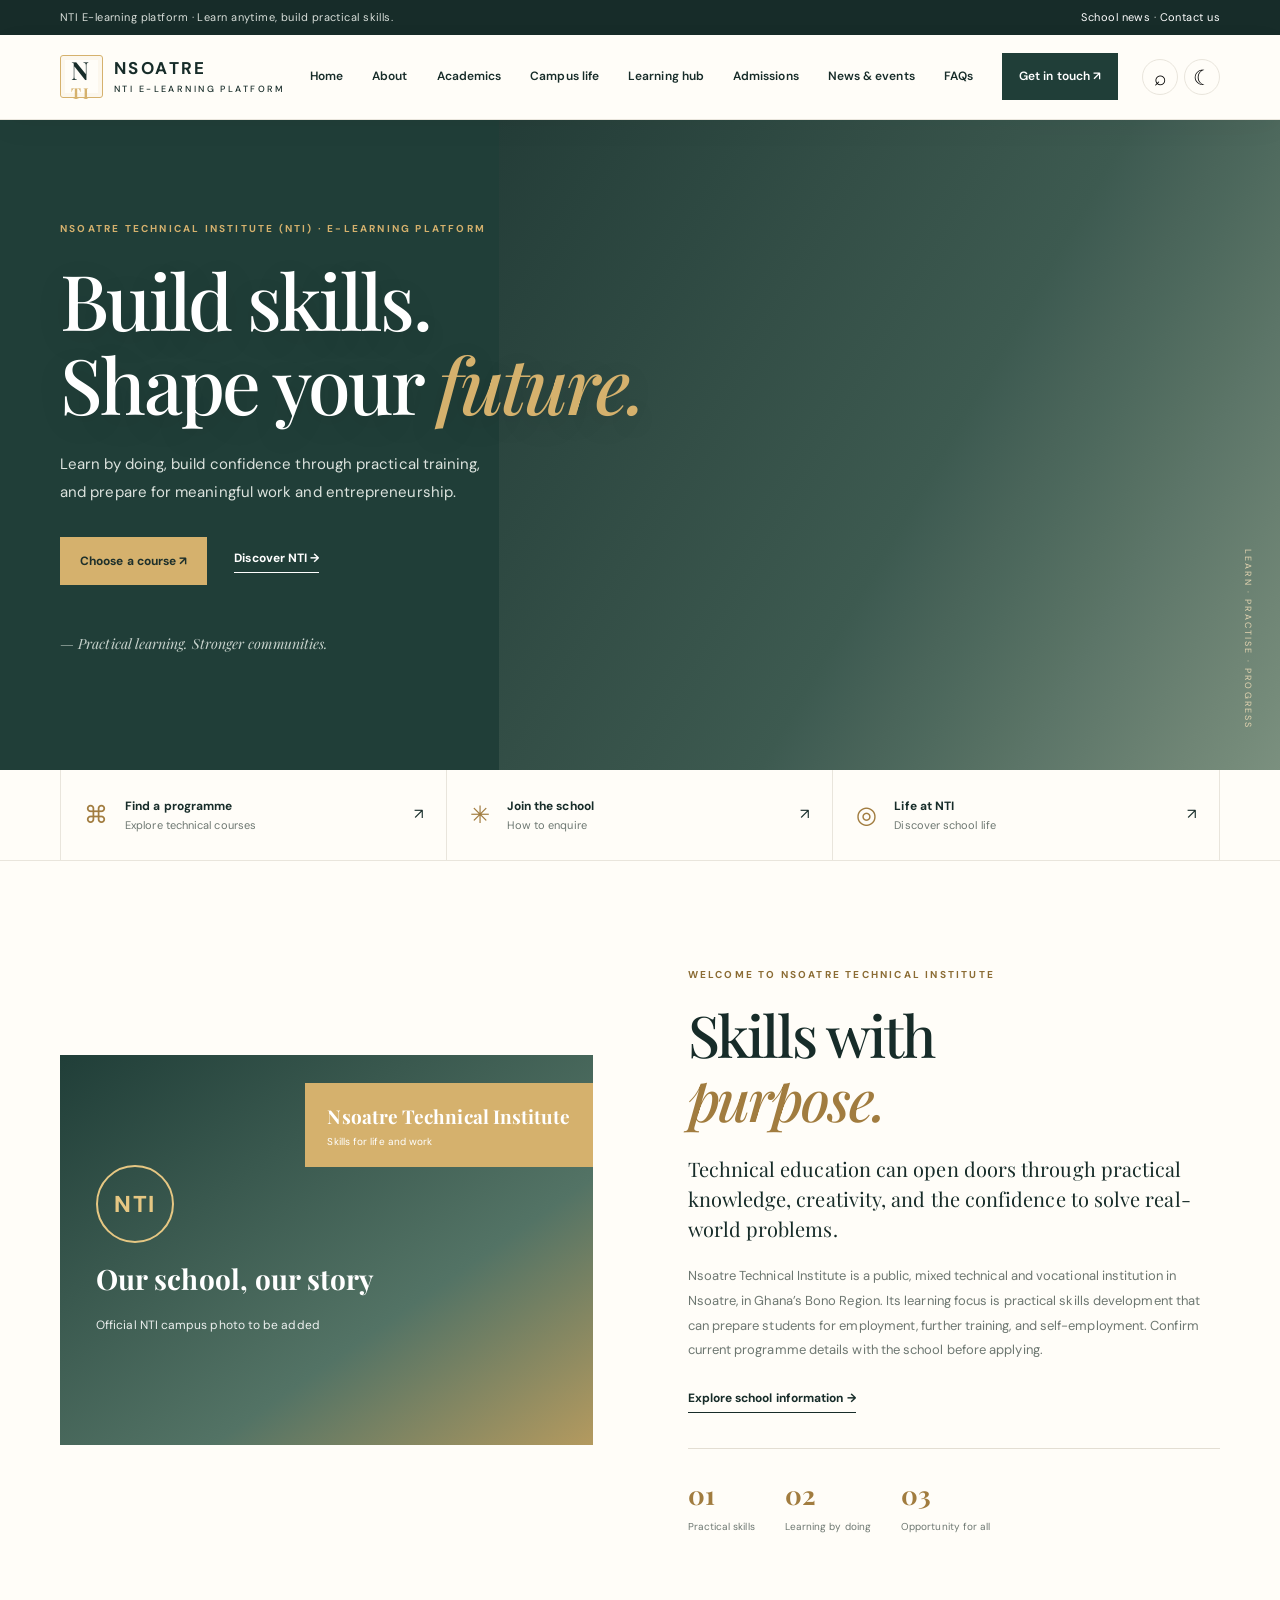
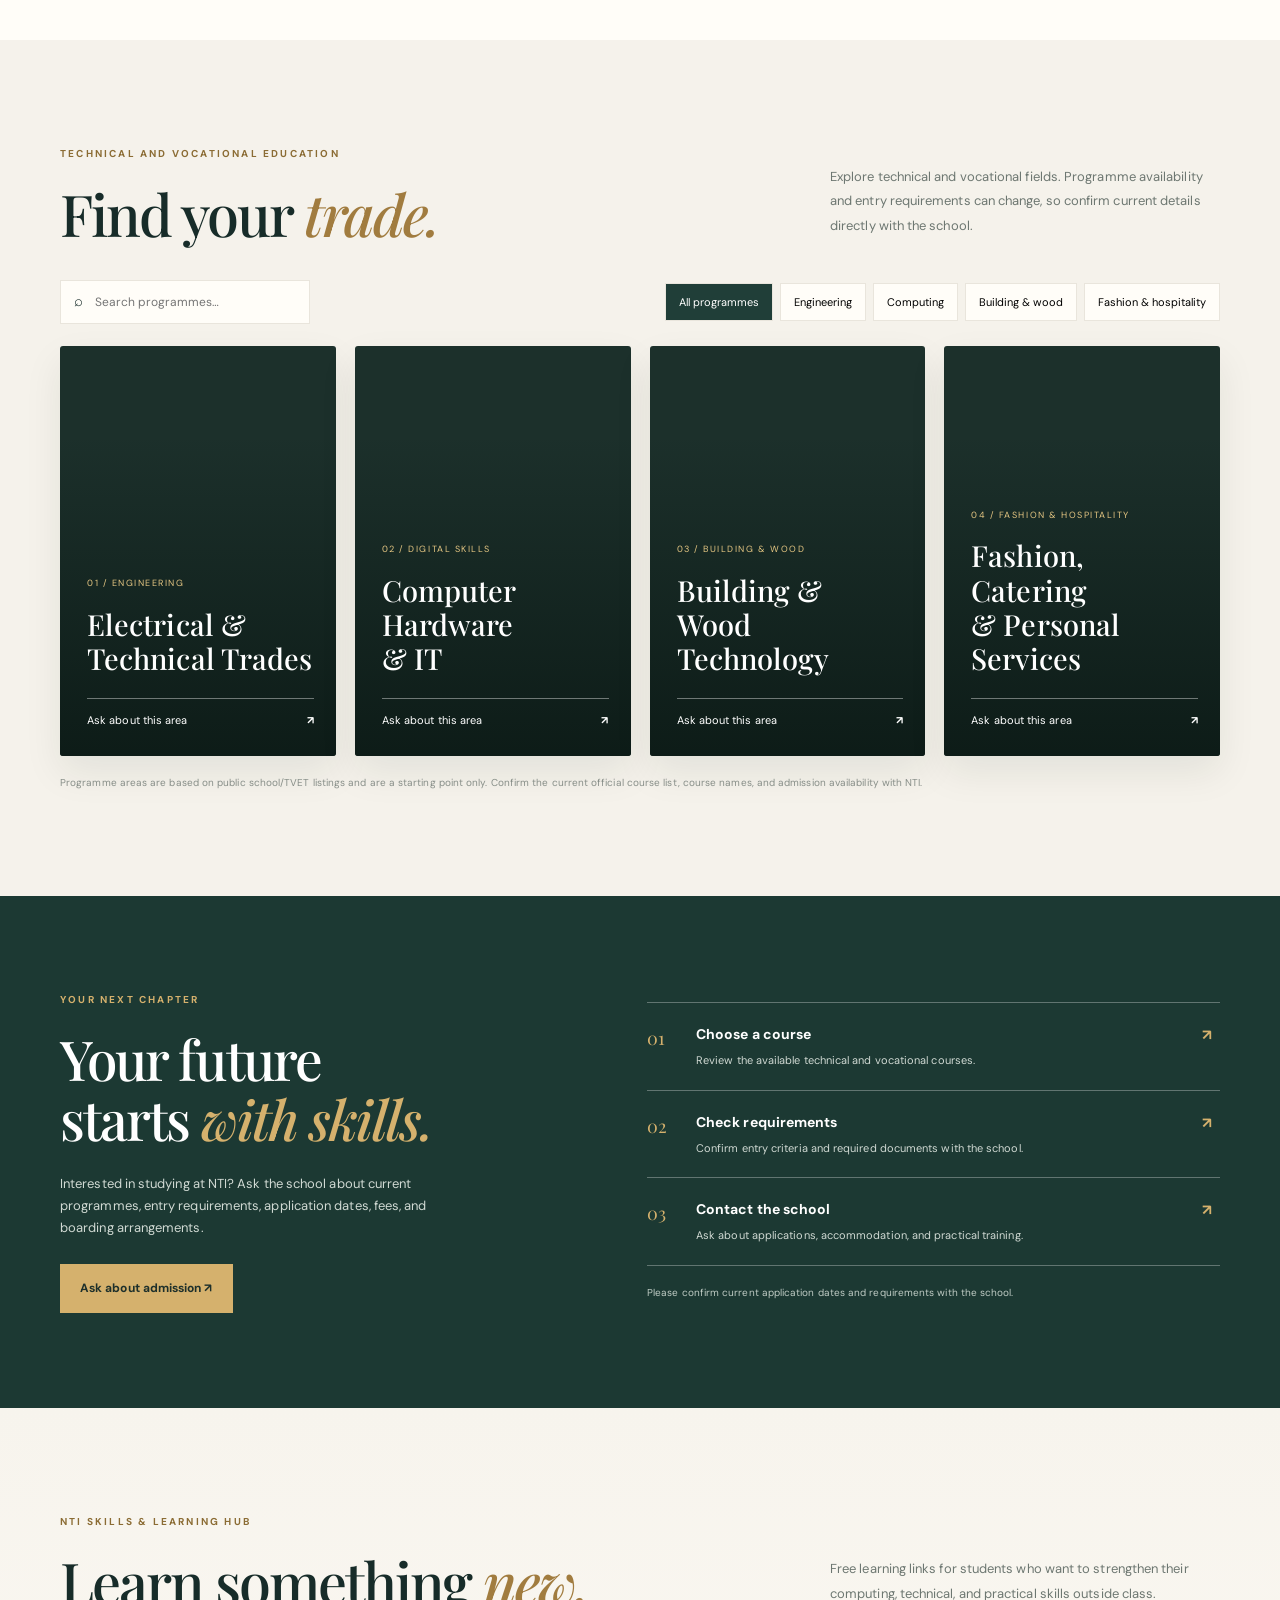
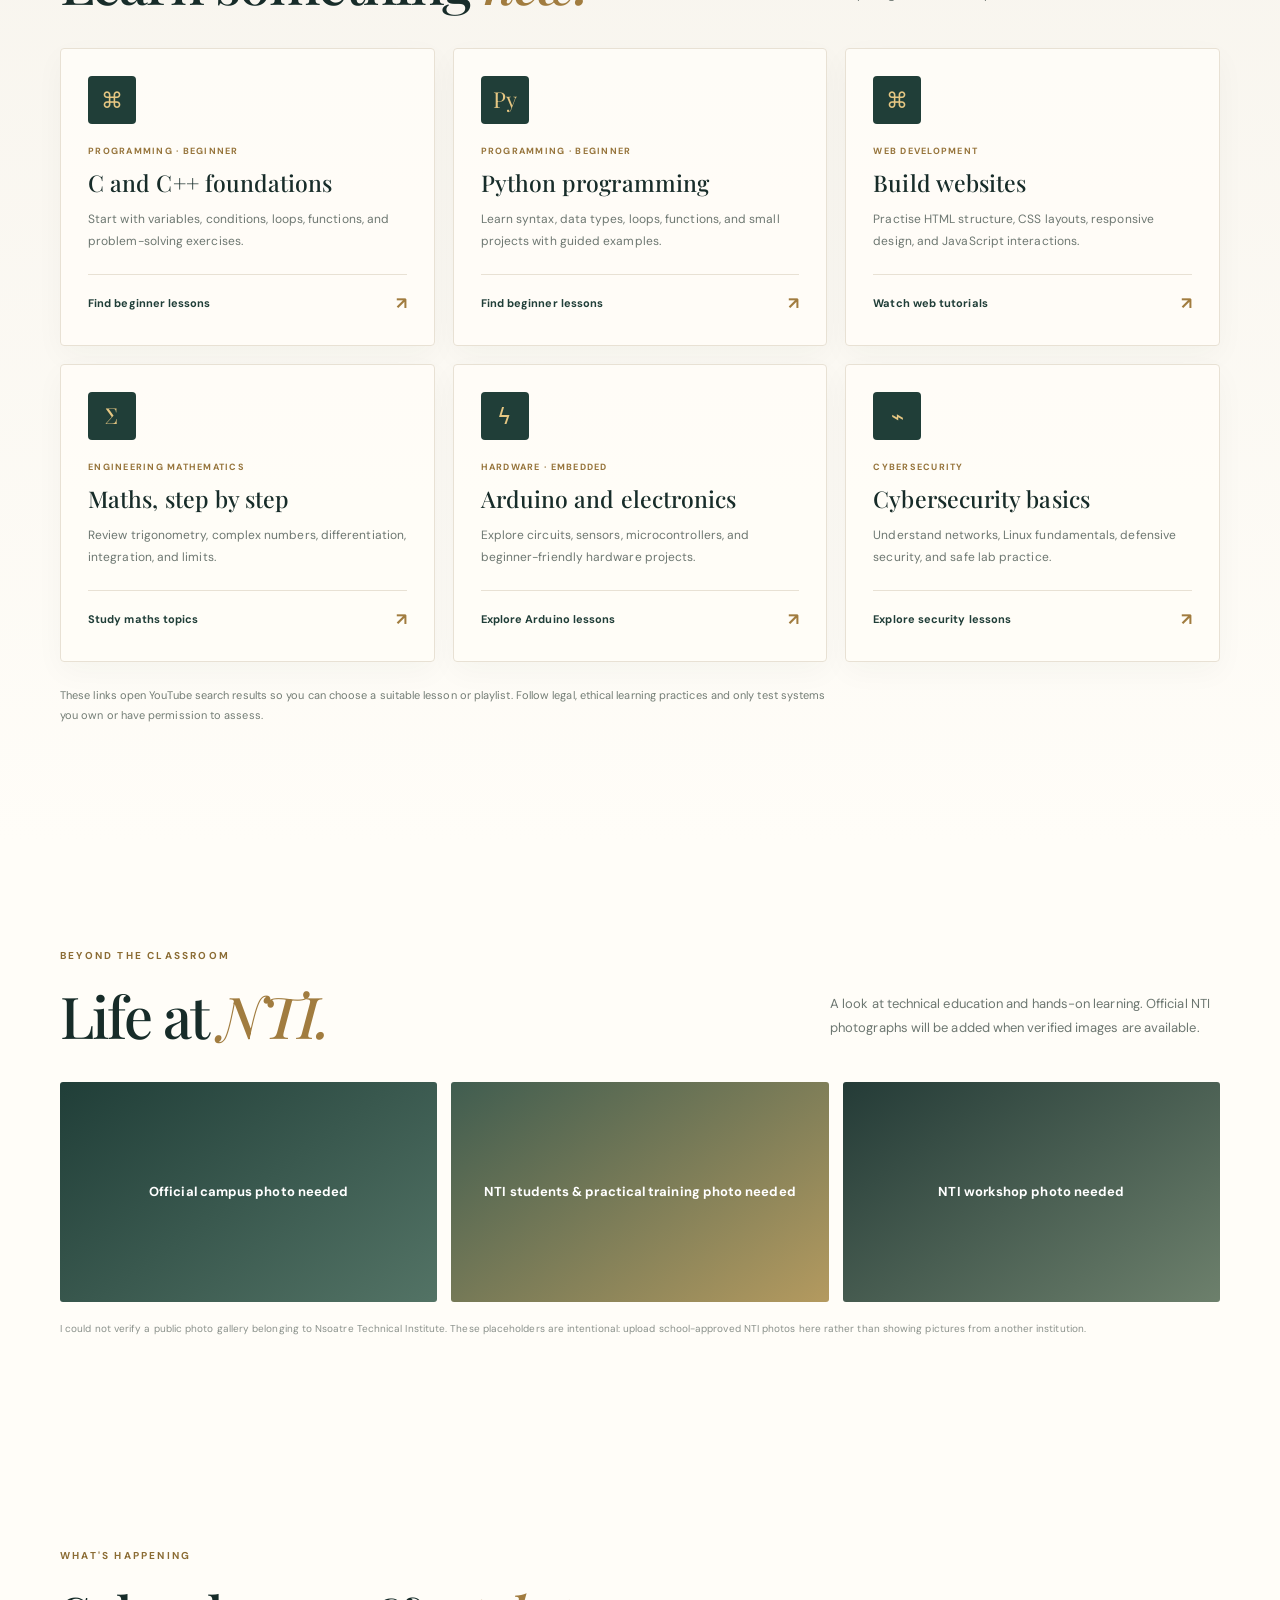
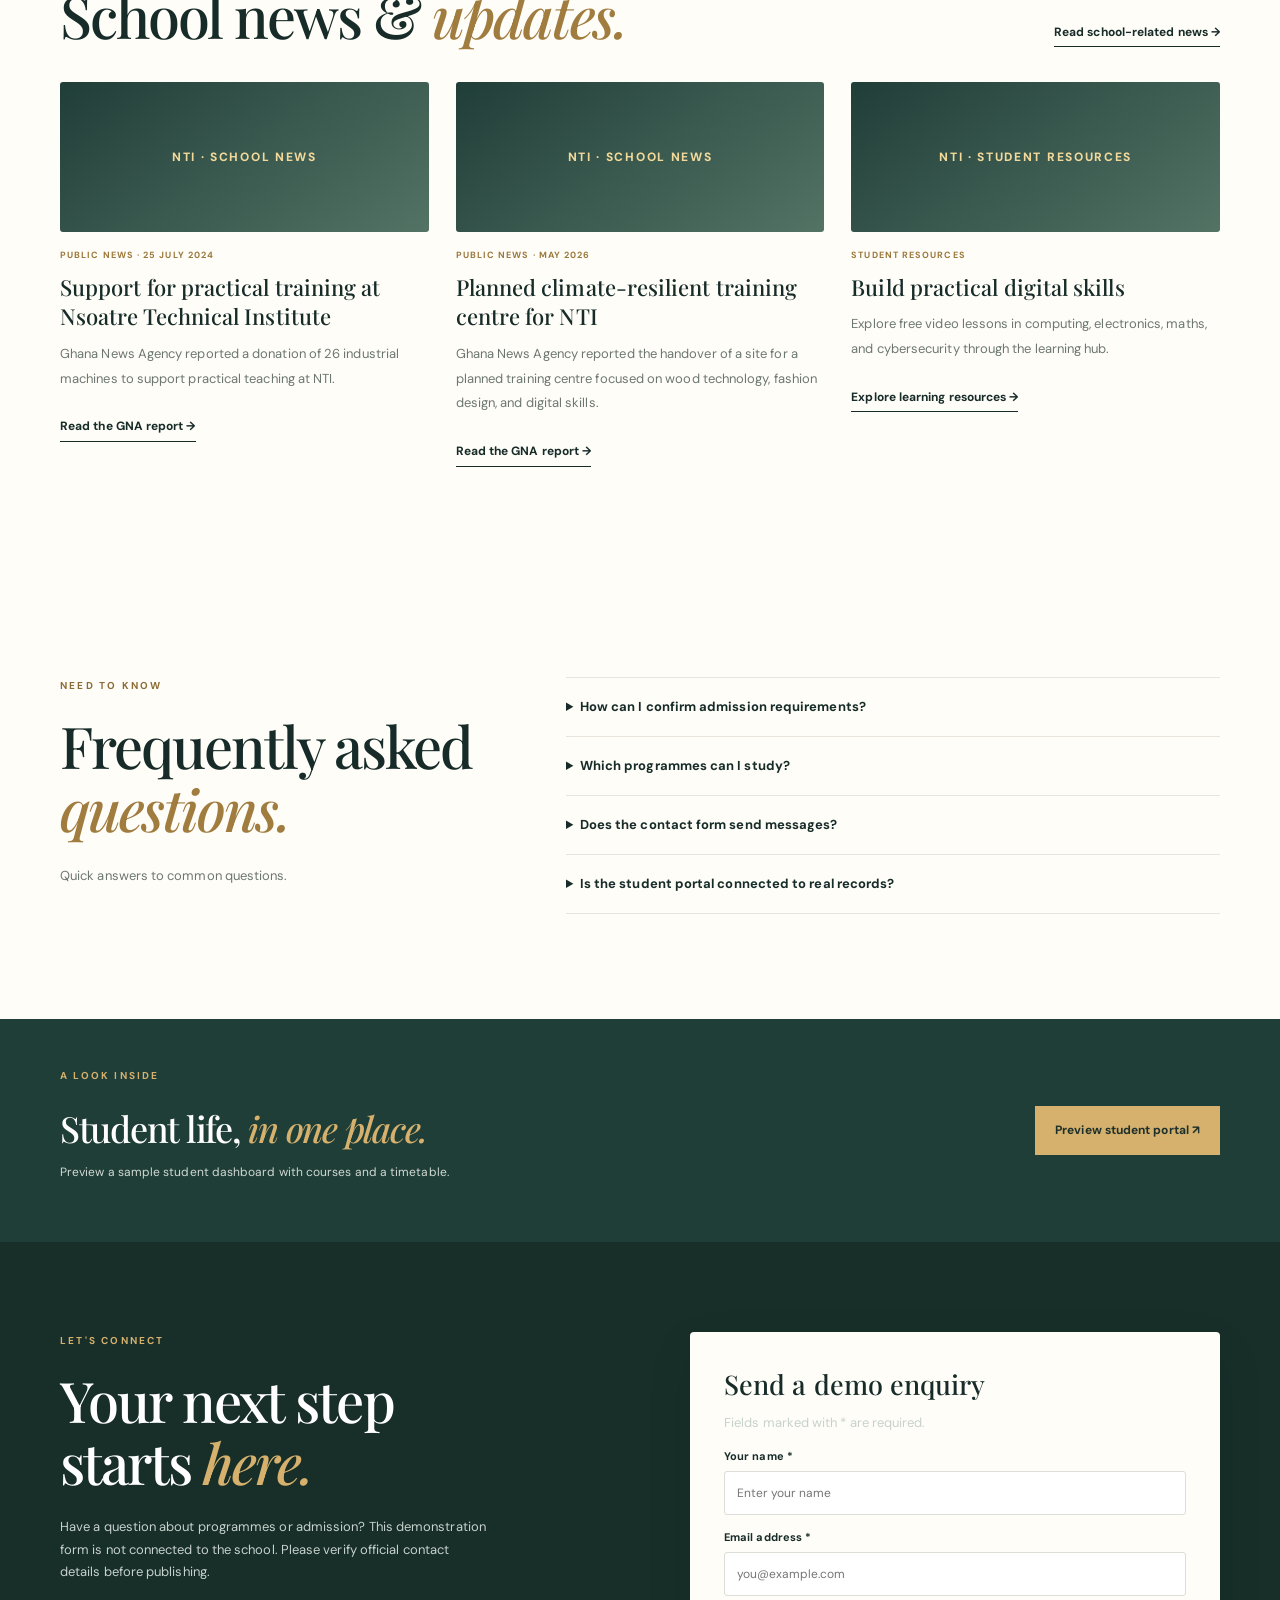
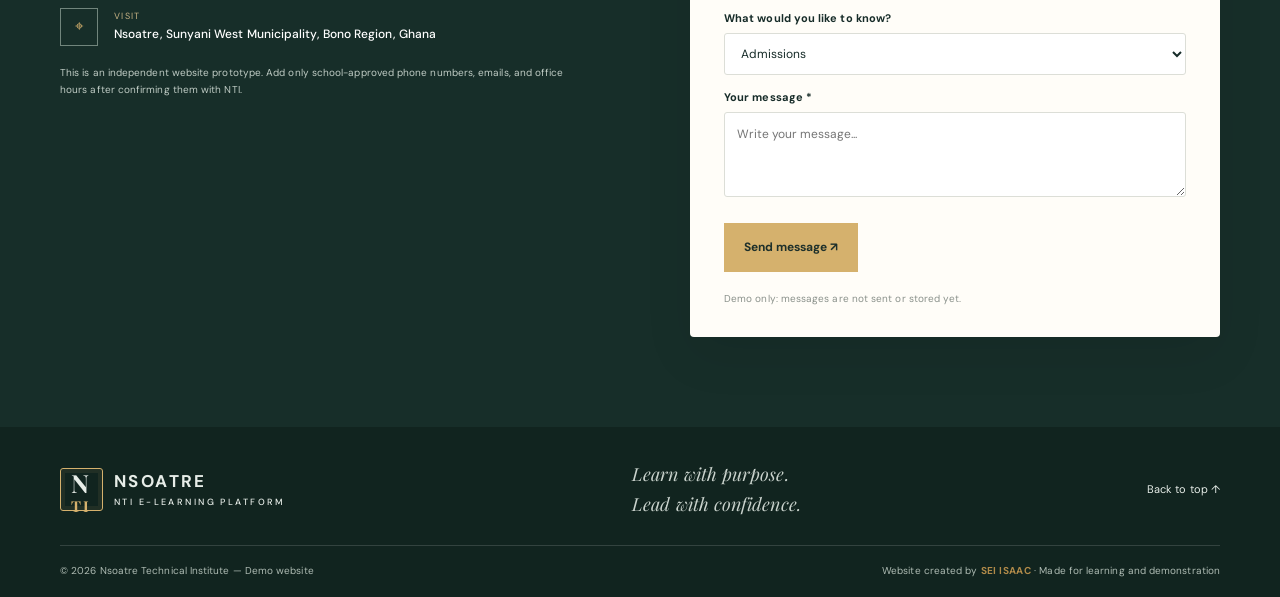
<file: index.html>
<!doctype html>
<html lang="en">
<head>
<meta charset="utf-8"><meta name="viewport" content="width=device-width,initial-scale=1">
<meta name="description" content="Nsoatre Technical Institute (NTI) E-learning Platform in Ghana. Find online learning resources, student study materials, technical and vocational education information, computing tutorials, electronics, mathematics, and skills training.">
<meta name="robots" content="index, follow">
<link rel="canonical" href="https://summit-university-website-le1f.vercel.app/">
<meta property="og:type" content="website">
<meta property="og:title" content="Nsoatre Technical Institute (NTI) - E-learning Platform">
<meta property="og:description" content="Visit the Nsoatre Technical Institute (NTI) E-learning Platform for student learning resources, technical and vocational education information, computing tutorials, electronics, mathematics, and practical skills development in Ghana.">
<meta property="og:url" content="https://summit-university-website-le1f.vercel.app/">
<script type="application/ld+json">
{
  "@context": "https://schema.org",
  "@type": "WebSite",
  "name": "Nsoatre Technical Institute (NTI) - E-learning Platform",
  "alternateName": "NTI E-learning Platform",
  "url": "https://summit-university-website-le1f.vercel.app/"
}
</script>
<title>Nsoatre Technical Institute (NTI) - E-learning Platform</title>
<link rel="preconnect" href="https://fonts.googleapis.com"><link rel="preconnect" href="https://fonts.gstatic.com" crossorigin>
<link href="https://fonts.googleapis.com/css2?family=DM+Sans:wght@400;500;600;700&family=Playfair+Display:ital,wght@0,500;0,600;1,500;1,600&display=swap" rel="stylesheet">
<meta name="theme-color" content="#203e38"><link rel="stylesheet" href="styles.css"><script src="script.js" defer></script>
</head>
<body><a class="skip-link" href="#main">Skip to content</a>
<div class="topline"><div class="wrap topinner"><span>NTI E-learning platform · Learn anytime, build practical skills.</span><span><a href="#news">School news</a> · <a href="#contact">Contact us</a></span></div></div>
<header class="header"><div class="wrap navrow"><a class="brand" href="#home"><span class="crest">N<span>TI</span></span><span>NSOATRE<small>NTI E-LEARNING PLATFORM</small></span></a><button class="menu" aria-label="Open navigation" aria-expanded="false">☰</button><nav id="nav" aria-label="Main navigation"><a href="#home">Home</a><a href="#about">About</a><a href="#academics">Academics</a><a href="#campus">Campus life</a><a href="#learning">Learning hub</a><a href="#admissions">Admissions</a><a href="#news">News & events</a><a href="#faq">FAQs</a><a class="apply" href="#contact">Get in touch ↗</a></nav><div class="header-tools"><button class="icon-button" id="search-toggle" aria-label="Search this website" title="Search">⌕</button><button class="icon-button" id="theme-toggle" aria-label="Toggle dark mode" title="Toggle light/dark mode">☾</button></div></div></header>
<main id="main">
<section class="hero" id="home"><div class="hero-photo"></div><div class="wrap hero-content"><p class="eyebrow">NSOATRE TECHNICAL INSTITUTE (NTI) · E-LEARNING PLATFORM</p><h1>Build skills.<br>Shape your <em>future.</em></h1><p class="hero-text">Learn by doing, build confidence through practical training, and prepare for meaningful work and entrepreneurship.</p><div class="actions"><a class="button gold" href="#academics">Choose a course ↗</a><a class="underlink" href="#about">Discover NTI →</a></div><p class="hero-foot">— Practical learning. Stronger communities.</p></div><span class="vertical">LEARN · PRACTISE · PROGRESS</span></section>
<section class="quick"><div class="wrap quickgrid"><a href="#academics"><span>⌘</span><div><b>Find a programme</b><small>Explore technical courses</small></div><i>↗</i></a><a href="#admissions"><span>✳</span><div><b>Join the school</b><small>How to enquire</small></div><i>↗</i></a><a href="#about"><span>◎</span><div><b>Life at NTI</b><small>Discover school life</small></div><i>↗</i></a></div></section>
<section class="section" id="about"><div class="wrap about"><div class="aboutpic ntiphoto-placeholder" role="img" aria-label="Official Nsoatre Technical Institute photo to be added"><span class="placeholder-mark">NTI</span><strong>Our school, our story</strong><small>Official NTI campus photo to be added</small><div class="floatcard"><b>Nsoatre Technical Institute</b><small>Skills for life and work</small></div></div><div><p class="eyebrow dark">WELCOME TO NSOATRE TECHNICAL INSTITUTE</p><h2>Skills with<br><em>purpose.</em></h2><p class="lead">Technical education can open doors through practical knowledge, creativity, and the confidence to solve real-world problems.</p><p class="muted">Nsoatre Technical Institute is a public, mixed technical and vocational institution in Nsoatre, in Ghana’s Bono Region. Its learning focus is practical skills development that can prepare students for employment, further training, and self-employment. Confirm current programme details with the school before applying.</p><a class="underlink darklink" href="#contact">Explore school information →</a><div class="stats"><div><b>01</b><small>Practical skills</small></div><div><b>02</b><small>Learning by doing</small></div><div><b>03</b><small>Opportunity for all</small></div></div></div></div></section>
<section class="section academics" id="academics"><div class="wrap"><div class="sectionhead"><div><p class="eyebrow dark">TECHNICAL AND VOCATIONAL EDUCATION</p><h2>Find your <em>trade.</em></h2></div><p class="muted">Explore technical and vocational fields. Programme availability and entry requirements can change, so confirm current details directly with the school.</p></div><div class="program-controls"><label class="search-field">⌕ <input id="program-search" type="search" placeholder="Search programmes…" aria-label="Search programmes"></label><div class="filter-buttons"><button class="filter active" data-filter="all" aria-pressed="true">All programmes</button><button class="filter" data-filter="engineering" aria-pressed="false">Engineering</button><button class="filter" data-filter="digital" aria-pressed="false">Computing</button><button class="filter" data-filter="building" aria-pressed="false">Building & wood</button><button class="filter" data-filter="fashion" aria-pressed="false">Fashion & hospitality</button></div></div><div class="programs" id="program-list"><article class="program" data-category="engineering" data-search="electrical installation electrical engineering motor vehicle automotive plumbing gas fitting"><div class="shade"></div><div class="programtext"><small>01 / ENGINEERING</small><h3>Electrical &<br>Technical Trades</h3><a href="#contact">Ask about this area <b>↗</b></a></div></article><article class="program" data-category="digital" data-search="computer hardware technology information technology computer hardware software networking"><div class="shade"></div><div class="programtext"><small>02 / DIGITAL SKILLS</small><h3>Computer Hardware<br>& IT</h3><a href="#contact">Ask about this area <b>↗</b></a></div></article><article class="program" data-category="building" data-search="wood technology wood construction building construction plumbing gas fitting"><div class="shade"></div><div class="programtext"><small>03 / BUILDING & WOOD</small><h3>Building &<br>Wood Technology</h3><a href="#contact">Ask about this area <b>↗</b></a></div></article><article class="program" data-category="fashion" data-search="fashion design garment making catering hospitality hairdressing cosmetology beauty therapy"><div class="shade"></div><div class="programtext"><small>04 / FASHION & HOSPITALITY</small><h3>Fashion, Catering<br>& Personal Services</h3><a href="#contact">Ask about this area <b>↗</b></a></div></article></div><p id="program-empty" class="empty-state" hidden>No programmes match your search.</p><p class="note">Programme areas are based on public school/TVET listings and are a starting point only. Confirm the current official course list, course names, and admission availability with NTI.</p></div></section>
<section class="admissions" id="admissions"><div class="admitphoto"></div><div class="wrap admitgrid"><div><p class="eyebrow">YOUR NEXT CHAPTER</p><h2>Your future<br>starts <em>with skills.</em></h2><p>Interested in studying at NTI? Ask the school about current programmes, entry requirements, application dates, fees, and boarding arrangements.</p><a class="button gold" href="#contact">Ask about admission ↗</a></div><div class="steps"><article><span>01</span><div><h3>Choose a course</h3><p>Review the available technical and vocational courses.</p></div><b>↗</b></article><article><span>02</span><div><h3>Check requirements</h3><p>Confirm entry criteria and required documents with the school.</p></div><b>↗</b></article><article><span>03</span><div><h3>Contact the school</h3><p>Ask about applications, accommodation, and practical training.</p></div><b>↗</b></article><p class="note lightnote">Please confirm current application dates and requirements with the school.</p></div></div></section>

<section class="section learning-section" id="learning">
  <div class="wrap">
    <div class="sectionhead">
      <div><p class="eyebrow dark">NTI SKILLS & LEARNING HUB</p><h2>Learn something <em>new.</em></h2></div>
      <p class="muted">Free learning links for students who want to strengthen their computing, technical, and practical skills outside class.</p>
    </div>
    <div class="learning-grid">
      <article class="learning-card"><div class="learning-icon">⌘</div><p class="learning-tag">PROGRAMMING · BEGINNER</p><h3>C and C++ foundations</h3><p>Start with variables, conditions, loops, functions, and problem-solving exercises.</p><a href="https://www.youtube.com/results?search_query=C%2B%2B+full+course+for+beginners+freeCodeCamp" target="_blank" rel="noopener noreferrer">Find beginner lessons <span>↗</span></a></article>
      <article class="learning-card"><div class="learning-icon">Py</div><p class="learning-tag">PROGRAMMING · BEGINNER</p><h3>Python programming</h3><p>Learn syntax, data types, loops, functions, and small projects with guided examples.</p><a href="https://www.youtube.com/results?search_query=Python+full+course+for+beginners+freeCodeCamp" target="_blank" rel="noopener noreferrer">Find beginner lessons <span>↗</span></a></article>
      <article class="learning-card"><div class="learning-icon">⌘</div><p class="learning-tag">WEB DEVELOPMENT</p><h3>Build websites</h3><p>Practise HTML structure, CSS layouts, responsive design, and JavaScript interactions.</p><a href="https://www.youtube.com/results?search_query=HTML+CSS+JavaScript+full+course+for+beginners" target="_blank" rel="noopener noreferrer">Watch web tutorials <span>↗</span></a></article>
      <article class="learning-card"><div class="learning-icon">∑</div><p class="learning-tag">ENGINEERING MATHEMATICS</p><h3>Maths, step by step</h3><p>Review trigonometry, complex numbers, differentiation, integration, and limits.</p><a href="https://www.youtube.com/results?search_query=engineering+mathematics+differentiation+integration+complex+numbers+beginner" target="_blank" rel="noopener noreferrer">Study maths topics <span>↗</span></a></article>
      <article class="learning-card"><div class="learning-icon">ϟ</div><p class="learning-tag">HARDWARE · EMBEDDED</p><h3>Arduino and electronics</h3><p>Explore circuits, sensors, microcontrollers, and beginner-friendly hardware projects.</p><a href="https://www.youtube.com/results?search_query=Arduino+beginner+tutorial+electronics+projects" target="_blank" rel="noopener noreferrer">Explore Arduino lessons <span>↗</span></a></article>
      <article class="learning-card"><div class="learning-icon">⌁</div><p class="learning-tag">CYBERSECURITY</p><h3>Cybersecurity basics</h3><p>Understand networks, Linux fundamentals, defensive security, and safe lab practice.</p><a href="https://www.youtube.com/results?search_query=cybersecurity+fundamentals+beginner+networking+Linux" target="_blank" rel="noopener noreferrer">Explore security lessons <span>↗</span></a></article>
    </div>
    <p class="learning-footnote">These links open YouTube search results so you can choose a suitable lesson or playlist. Follow legal, ethical learning practices and only test systems you own or have permission to assess.</p>
  </div>
</section>
<section class="section campus-section" id="campus"><div class="wrap"><div class="sectionhead"><div><p class="eyebrow dark">BEYOND THE CLASSROOM</p><h2>Life at <em>NTI.</em></h2></div><p class="muted">A look at technical education and hands-on learning. Official NTI photographs will be added when verified images are available.</p></div><div class="gallery nti-gallery-placeholders"><div class="gallery-item" role="img" aria-label="Official NTI campus photo to be added"><span>Official campus photo needed</span></div><div class="gallery-item" role="img" aria-label="Official NTI students and practical training photo to be added"><span>NTI students & practical training photo needed</span></div><div class="gallery-item" role="img" aria-label="Official NTI workshop photo to be added"><span>NTI workshop photo needed</span></div></div><p class="note">I could not verify a public photo gallery belonging to Nsoatre Technical Institute. These placeholders are intentional: upload school-approved NTI photos here rather than showing pictures from another institution.</p></div></section><section class="section" id="news"><div class="wrap"><div class="sectionhead"><div><p class="eyebrow dark">WHAT'S HAPPENING</p><h2>School news & <em>updates.</em></h2></div><a class="underlink darklink" href="#contact">Read school-related news →</a></div><div class="newsgrid"><article><div class="news-photo-placeholder" aria-hidden="true">NTI · SCHOOL NEWS</div><p class="meta">PUBLIC NEWS · 25 JULY 2024</p><h3>Support for practical training at Nsoatre Technical Institute</h3><p class="muted">Ghana News Agency reported a donation of 26 industrial machines to support practical teaching at NTI.</p><a class="underlink darklink" href="https://gna.org.gh/2024/07/hearts-for-children-foundation-donates-industrial-machines-to-nti/" target="_blank" rel="noopener noreferrer">Read the GNA report →</a></article><article><div class="news-photo-placeholder" aria-hidden="true">NTI · SCHOOL NEWS</div><p class="meta">PUBLIC NEWS · MAY 2026</p><h3>Planned climate-resilient training centre for NTI</h3><p class="muted">Ghana News Agency reported the handover of a site for a planned training centre focused on wood technology, fashion design, and digital skills.</p><a class="underlink darklink" href="https://gna.org.gh/2026/05/contractor-begins-construction-of-gh%C2%A26-5m-climate-resilient-centre-at-nvti/" target="_blank" rel="noopener noreferrer">Read the GNA report →</a></article><article><div class="news-photo-placeholder" aria-hidden="true">NTI · STUDENT RESOURCES</div><p class="meta">STUDENT RESOURCES</p><h3>Build practical digital skills</h3><p class="muted">Explore free video lessons in computing, electronics, maths, and cybersecurity through the learning hub.</p><a class="underlink darklink" href="#learning">Explore learning resources →</a></article></div></div></section>
<section class="section faq-section" id="faq"><div class="wrap faq-layout"><div><p class="eyebrow dark">NEED TO KNOW</p><h2>Frequently asked<br><em>questions.</em></h2><p class="muted">Quick answers to common questions.</p></div><div class="faq-list"><details><summary>How can I confirm admission requirements?</summary><p>Ask the school directly for the latest entry requirements, application dates, and required documents.</p></details><details><summary>Which programmes can I study?</summary><p>Use the programme search above as a guide, then confirm the current official course list with NTI.</p></details><details><summary>Does the contact form send messages?</summary><p>This demo form does not send or store messages. Connect an approved contact service before accepting real enquiries.</p></details><details><summary>Is the student portal connected to real records?</summary><p>No. Any portal preview is a demonstration only and has no real login or student data.</p></details></div></div></section><section class="portal-promo"><div class="wrap portal-promo-inner"><div><p class="eyebrow">A LOOK INSIDE</p><h2>Student life, <em>in one place.</em></h2><p>Preview a sample student dashboard with courses and a timetable.</p></div><a class="button gold" href="portal.html">Preview student portal ↗</a></div></section><section class="contact" id="contact"><div class="wrap contactgrid"><div><p class="eyebrow">LET'S CONNECT</p><h2>Your next step<br>starts <em>here.</em></h2><p>Have a question about programmes or admission? This demonstration form is not connected to the school. Please verify official contact details before publishing.</p><div class="detail"><span>⌖</span><div><small>VISIT</small><b>Nsoatre, Sunyani West Municipality, Bono Region, Ghana</b></div></div><p class="note lightnote">This is an independent website prototype. Add only school-approved phone numbers, emails, and office hours after confirming them with NTI.</p></div><form id="contact-form" class="form"><h3>Send a demo enquiry</h3><p>Fields marked with * are required.</p><label for="name">Your name *</label><input id="name" name="name" required placeholder="Enter your name"><label for="email">Email address *</label><input id="email" name="email" type="email" required placeholder="you@example.com"><label for="topic">What would you like to know?</label><select id="topic" name="topic"><option>Admissions</option><option>Academic programmes</option><option>Campus life</option><option>Other enquiry</option></select><label for="message">Your message *</label><textarea id="message" name="message" rows="3" required placeholder="Write your message..."></textarea><button class="button gold" type="submit">Send message ↗</button><p id="feedback" role="status" aria-live="polite"></p><small class="note">Demo only: messages are not sent or stored yet.</small></form></div></section>
</main><footer><div class="wrap footertop"><a class="brand" href="#home"><span class="crest">N<span>TI</span></span><span>NSOATRE<small>NTI E-LEARNING PLATFORM</small></span></a><p>Learn with purpose.<br>Lead with confidence.</p><a href="#home">Back to top ↑</a></div><div class="wrap footerbottom"><span>© <span id="year"></span> Nsoatre Technical Institute — Demo website</span><span>Website created by <strong class="creator-credit">SEI ISAAC</strong> · Made for learning and demonstration</span></div></footer>
<button class="back-top" id="back-top" aria-label="Back to top" title="Back to top">↑</button><dialog id="search-dialog" class="modal search-modal" aria-labelledby="search-title"><form method="dialog"><button class="modal-close" aria-label="Close search">×</button></form><h2 id="search-title">Search NTI</h2><label class="search-field">⌕ <input id="site-search" type="search" placeholder="Search sections…" aria-label="Search sections"></label><div id="search-results" class="search-results"><p class="muted">Start typing to find pages and sections.</p></div></dialog><dialog id="image-dialog" class="modal image-modal" aria-label="Campus photo preview"><form method="dialog"><button class="modal-close" aria-label="Close image">×</button></form><img id="lightbox-image" alt=""><p id="lightbox-caption"></p></dialog></body></html>
</file>
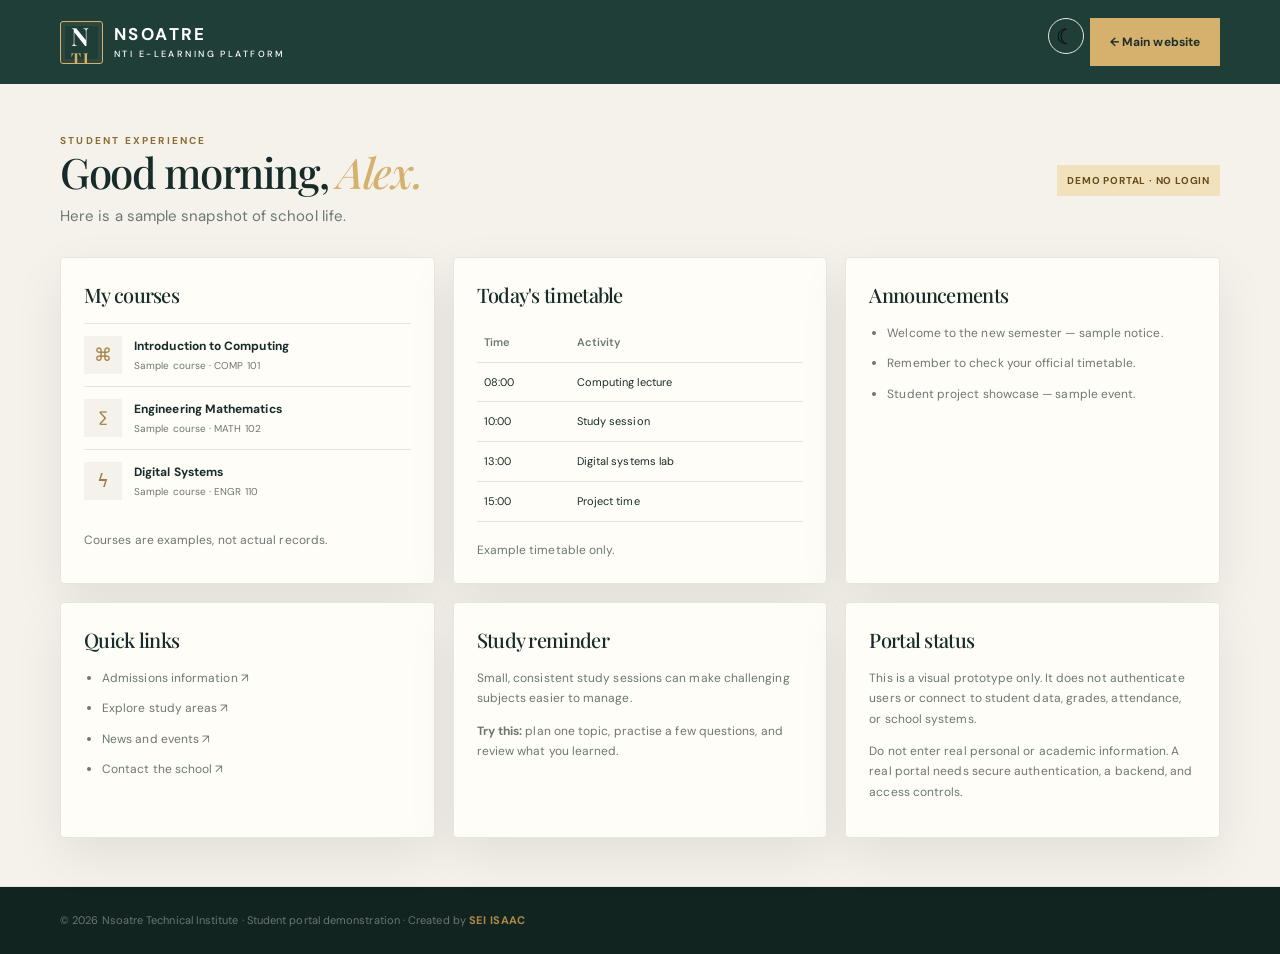
<file: portal.html>
<!doctype html>
<html lang="en">
<head><meta charset="utf-8"><meta name="viewport" content="width=device-width,initial-scale=1"><meta name="description" content="Nsoatre Technical Institute (NTI) E-learning Platform student portal preview with sample courses, study resources, and timetable. Demonstration only."><title>NTI E-learning Platform | Student Portal Demo</title><link rel="preconnect" href="https://fonts.googleapis.com"><link rel="preconnect" href="https://fonts.gstatic.com" crossorigin><link href="https://fonts.googleapis.com/css2?family=DM+Sans:wght@400;500;600;700&family=Playfair+Display:wght@500;600&display=swap" rel="stylesheet"><link rel="stylesheet" href="styles.css"><script src="portal.js" defer></script></head>
<body class="portal-page"><header class="portal-header"><div class="wrap portal-nav"><a class="brand" href="index.html"><span class="crest">N<span>TI</span></span><span>NSOATRE<small>NTI E-LEARNING PLATFORM</small></span></a><div class="header-tools"><button class="icon-button" id="theme-toggle" aria-label="Toggle dark mode">☾</button><a class="button gold" href="index.html">← Main website</a></div></div></header>
<main class="wrap portal-main"><div class="portal-welcome"><div><p class="eyebrow dark">STUDENT EXPERIENCE</p><h1>Good morning, <em>Alex.</em></h1><p>Here is a sample snapshot of school life.</p></div><span class="demo-label">DEMO PORTAL · NO LOGIN</span></div>
<div class="portal-grid"><section class="portal-card"><h2>My courses</h2><div class="portal-course"><span class="course-icon">⌘</span><div><b>Introduction to Computing</b><small>Sample course · COMP 101</small></div></div><div class="portal-course"><span class="course-icon">∑</span><div><b>Engineering Mathematics</b><small>Sample course · MATH 102</small></div></div><div class="portal-course"><span class="course-icon">ϟ</span><div><b>Digital Systems</b><small>Sample course · ENGR 110</small></div></div><p class="note">Courses are examples, not actual records.</p></section>
<section class="portal-card"><h2>Today's timetable</h2><table class="portal-table"><thead><tr><th>Time</th><th>Activity</th></tr></thead><tbody><tr><td>08:00</td><td>Computing lecture</td></tr><tr><td>10:00</td><td>Study session</td></tr><tr><td>13:00</td><td>Digital systems lab</td></tr><tr><td>15:00</td><td>Project time</td></tr></tbody></table><p class="note">Example timetable only.</p></section>
<section class="portal-card"><h2>Announcements</h2><ul><li>Welcome to the new semester — sample notice.</li><li>Remember to check your official timetable.</li><li>Student project showcase — sample event.</li></ul></section>
<section class="portal-card"><h2>Quick links</h2><ul><li><a href="index.html#admissions">Admissions information ↗</a></li><li><a href="index.html#academics">Explore study areas ↗</a></li><li><a href="index.html#news">News and events ↗</a></li><li><a href="index.html#contact">Contact the school ↗</a></li></ul></section>
<section class="portal-card"><h2>Study reminder</h2><p>Small, consistent study sessions can make challenging subjects easier to manage.</p><p><b>Try this:</b> plan one topic, practise a few questions, and review what you learned.</p></section>
<section class="portal-card"><h2>Portal status</h2><p>This is a visual prototype only. It does not authenticate users or connect to student data, grades, attendance, or school systems.</p><p>Do not enter real personal or academic information. A real portal needs secure authentication, a backend, and access controls.</p></section></div></main>
<footer class="portal-footer"><div class="wrap">© <span id="year"></span> Nsoatre Technical Institute · Student portal demonstration · Created by <strong class="creator-credit">SEI ISAAC</strong></div></footer></body></html>
</file>
<file: styles.css>
:root{--ink:#172c29;--green:#203e38;--gold:#d5b16d;--cream:#f5f2eb;--paper:#fffdf8;--muted:#6d7771;--serif:"Playfair Display",Georgia,serif;--sans:"DM Sans",Arial,sans-serif}*{box-sizing:border-box}html{scroll-behavior:smooth;scroll-padding-top:90px}body{margin:0;background:var(--paper);color:var(--ink);font-family:var(--sans);font-size:15px;line-height:1.7}img{display:block;width:100%;object-fit:cover}a{color:inherit;text-decoration:none}button,input,select,textarea{font:inherit}.wrap{width:min(1160px,calc(100% - 48px));margin:auto}.topline{background:#172c29;color:#d8ded9;font-size:11px;letter-spacing:.04em}.topinner{display:flex;justify-content:space-between;padding:8px 0}.topinner a{color:#fff}.header{background:var(--paper);position:sticky;top:0;z-index:10;border-bottom:1px solid #e9e5dc}.navrow{min-height:84px;display:flex;align-items:center;justify-content:space-between;gap:24px}.brand{display:flex;align-items:center;gap:11px;font-size:17px;font-weight:700;letter-spacing:.12em;line-height:1.15}.brand small{display:block;font-size:9px;letter-spacing:.27em;font-weight:500;margin-top:5px}.crest{height:43px;width:43px;border:1px solid var(--gold);display:grid;place-items:center;font-family:var(--serif);font-size:25px;position:relative}.crest span{font-size:15px;color:var(--gold)}nav{display:flex;align-items:center;gap:29px;font-size:12px;font-weight:600}nav a:not(.apply):hover,.underlink:hover{color:#b48b43}.apply{background:var(--green);color:#fff;padding:13px 17px}.menu{display:none;border:0;background:none;font-size:25px;color:var(--green)}.hero{min-height:600px;background:var(--green);color:white;position:relative;overflow:hidden;display:flex;align-items:center}.hero-photo{position:absolute;inset:0 0 0 39%;background:linear-gradient(120deg,#203e38 0%,#385b50 55%,#78917c 100%)}.hero-content{position:relative;padding:88px 0;z-index:1}.eyebrow{font-size:10px;letter-spacing:.22em;font-weight:700;color:var(--gold);margin:0 0 20px}.eyebrow.dark{color:#8b6c34}h1,h2,h3,p{margin-top:0}h1,h2{font-family:var(--serif);font-weight:500;letter-spacing:-.035em;line-height:1.1}h1{font-size:clamp(52px,6vw,82px);margin-bottom:24px}h1 em,h2 em{font-weight:500;color:var(--gold)}.hero-text{max-width:430px;color:#dce3de;font-size:15px;line-height:1.9}.actions{display:flex;align-items:center;gap:27px;margin:30px 0}.button{display:inline-flex;justify-content:center;align-items:center;gap:8px;border:0;padding:14px 20px;font-weight:700;font-size:12px;cursor:pointer}.gold{background:var(--gold);color:#1e302b}.gold:hover{background:#e4c58c}.underlink{font-size:12px;font-weight:700;border-bottom:1px solid currentColor;padding-bottom:4px}.hero-foot{margin-top:47px;font-family:var(--serif);font-style:italic;font-size:14px;color:#c8d3cd}.vertical{position:absolute;right:25px;bottom:40px;writing-mode:vertical-rl;font-size:9px;letter-spacing:.24em;color:#e5d5b2}.quick{background:#fffdf8;border-bottom:1px solid #e9e5dc}.quickgrid{display:grid;grid-template-columns:repeat(3,1fr)}.quickgrid>a{display:flex;align-items:center;gap:17px;padding:25px 23px;border-right:1px solid #e9e5dc}.quickgrid>a:first-child{border-left:1px solid #e9e5dc}.quickgrid>a>span{color:#a17c3f;font-size:24px}.quickgrid b,.quickgrid small{display:block}.quickgrid b{font-size:12px}.quickgrid small{font-size:11px;color:var(--muted)}.quickgrid i{margin-left:auto;font-style:normal}.section{padding:105px 0}.about{display:grid;grid-template-columns:1fr 1fr;align-items:center;gap:95px}.aboutpic{position:relative;padding:0 25px 25px 0}.aboutpic img{height:475px}.aboutpic:after{content:"";position:absolute;z-index:-1;right:0;bottom:0;width:72%;height:72%;background:#e9e2d3}.piclabel{position:absolute;left:-15px;bottom:57px;background:#fffdf8;padding:13px 18px;font-size:10px;box-shadow:0 10px 30px #15251b12}.floatcard{position:absolute;right:0;top:28px;background:var(--gold);padding:17px 22px;display:flex;flex-direction:column}.floatcard b{font-family:var(--serif);font-size:19px}.floatcard small{font-size:10px}.about h2,.section h2,.contact h2,.admissions h2{font-size:clamp(40px,4.5vw,58px);margin-bottom:24px}.about h2 em,.section h2 em{color:#a17c3f}.lead{font-family:var(--serif);font-size:20px;line-height:1.5}.muted{color:var(--muted);font-size:13px;line-height:1.9}.darklink{display:inline-block;margin-top:12px;color:var(--ink)}.stats{display:flex;gap:30px;border-top:1px solid #e3ded3;margin-top:35px;padding-top:24px}.stats div{display:flex;flex-direction:column}.stats b{font-family:var(--serif);font-size:26px;color:#a17c3f}.stats small{font-size:10px;color:var(--muted)}.academics{background:var(--cream)}.sectionhead{display:flex;align-items:end;justify-content:space-between;gap:40px;margin-bottom:35px}.sectionhead h2{margin:0}.sectionhead>.muted{max-width:390px;margin-bottom:6px}.programs{display:grid;grid-template-columns:repeat(3,1fr);gap:19px}.program{height:410px;position:relative;overflow:hidden;background:#1c302b;color:white}.program img{height:100%;transition:transform .6s}.program:hover img{transform:scale(1.06)}.shade{position:absolute;inset:0;background:linear-gradient(0deg,rgba(12,26,22,.92),transparent 78%)}.programtext{position:absolute;left:27px;right:22px;bottom:26px}.programtext small{font-size:9px;letter-spacing:.17em;color:#e6c783}.program h3{font-family:var(--serif);font-weight:500;font-size:29px;line-height:1.18;margin:12px 0 23px}.programtext a{display:flex;justify-content:space-between;border-top:1px solid #ffffff65;padding-top:12px;font-size:11px}.note{font-size:10px;color:#8a918b;line-height:1.7;margin:18px 0 0}.admissions{position:relative;background:#1c3933;color:#fff;padding:95px 0;overflow:hidden}.admitphoto{position:absolute;inset:0 0 0 54%;background:linear-gradient(90deg,#1c3933 0%,rgba(28,57,51,.82) 25%,rgba(28,57,51,.48) 100%),url("https://www.unicef.org/ghana/sites/unicef.org.ghana/files/styles/media_large_image/public/UNI1009886.webp?itok=jZ_BGwE8") center/cover}.admitgrid{position:relative;display:grid;grid-template-columns:.85fr 1fr;gap:100px;align-items:center}.admissions h2{font-size:55px}.admissions>div p:not(.eyebrow):not(.note){color:#d0d9d3;font-size:13px;max-width:370px;margin-bottom:25px}.steps{border-top:1px solid #ffffff4d}.steps article{display:grid;grid-template-columns:35px 1fr 18px;gap:14px;align-items:start;padding:20px 0;border-bottom:1px solid #ffffff4d}.steps article>span{font-family:var(--serif);font-size:18px;color:var(--gold)}.steps h3{font-size:14px;margin:0 0 4px}.steps article p{font-size:11px!important;margin:0!important}.steps article>b{color:var(--gold)}.lightnote{color:#c0ccc5}.newsgrid{display:grid;grid-template-columns:repeat(3,1fr);gap:27px}.newsgrid article>img{height:220px;margin-bottom:18px}.meta{font-size:9px;letter-spacing:.12em;color:#9b783c;font-weight:700;margin-bottom:9px}.newsgrid h3{font-family:var(--serif);font-size:22px;font-weight:500;line-height:1.35;margin-bottom:10px}.contact{background:#172e29;color:white;padding:90px 0}.contactgrid{display:grid;grid-template-columns:1fr 1fr;gap:100px}.contact h2{font-size:56px}.contact>div p:not(.eyebrow):not(.note){max-width:430px;color:#c7d2cc;font-size:13px}.detail{display:flex;align-items:center;gap:16px;margin-top:25px}.detail>span{width:38px;height:38px;display:grid;place-items:center;border:1px solid #71857c;color:var(--gold)}.detail small,.detail b{display:block}.detail small{font-size:9px;letter-spacing:.15em;color:#c5b183}.detail b{font-size:12px;font-weight:500}.form{background:#fffdf8;color:var(--ink);padding:30px 34px}.form h3{font-family:var(--serif);font-size:27px;font-weight:500;margin-bottom:4px}.form>p{font-size:11px;color:var(--muted)}.form label{display:block;font-size:11px;font-weight:700;margin:13px 0 5px}.form input,.form select,.form textarea{width:100%;border:1px solid #dcded7;background:white;padding:11px 12px;color:var(--ink);font-size:12px;border-radius:0}.form textarea{resize:vertical}.form .button{margin-top:18px}.form #feedback{margin:12px 0 0;color:#256b49;font-size:12px}.form .note{display:block}footer{background:#11241f;color:#e7ede8;padding:32px 0 18px}.footertop{display:flex;align-items:center;justify-content:space-between;padding-bottom:25px}.footertop p{font-family:var(--serif);font-size:18px;font-style:italic;color:#c9d2cc;margin:0}.footertop>a:last-child{font-size:11px}.footerbottom{border-top:1px solid #ffffff24;padding-top:16px;display:flex;justify-content:space-between;font-size:10px;color:#aebbb3}@media(max-width:850px){.wrap{width:min(100% - 36px,650px)}.navrow{min-height:72px}.menu{display:block}nav{display:none;position:absolute;top:72px;left:0;right:0;background:var(--paper);padding:20px 24px 26px;flex-direction:column;align-items:stretch;gap:0;border-bottom:1px solid #ddd}nav.open{display:flex}nav a{padding:12px 0}.apply{text-align:center;margin-top:8px}.hero{min-height:570px}.hero-photo{left:0;opacity:.65;background-image:linear-gradient(90deg,rgba(22,48,41,.95),rgba(22,48,41,.55)),url("https://images.unsplash.com/photo-1562774053-701939374585?auto=format&fit=crop&w=1300&q=85")}.hero-content{padding:75px 0}.vertical{display:none}.quickgrid>a{padding:18px 10px;gap:10px}.quickgrid b{font-size:10px}.quickgrid small{font-size:9px}.quickgrid>a>span{font-size:20px}.about{gap:40px}.aboutpic img{height:380px}.stats{gap:15px}.stats small{font-size:9px}.program{height:350px}.programtext{left:17px;right:15px}.program h3{font-size:24px}.admitgrid{gap:40px}.contactgrid{gap:40px}}@media(max-width:620px){.topinner{font-size:9px}.topinner span:last-child{display:none}h1{font-size:56px}.hero{min-height:550px}.hero-text{max-width:330px}.actions{align-items:flex-start;flex-direction:column;gap:17px}.quickgrid{grid-template-columns:1fr}.quickgrid>a,.quickgrid>a:first-child{border-left:0;border-right:0;border-bottom:1px solid #e9e5dc;padding:15px 4px}.quickgrid>a:last-child{border-bottom:0}.section{padding:70px 0}.about{grid-template-columns:1fr;gap:48px}.aboutpic{max-width:470px;margin:auto;width:100%}.aboutpic img{height:380px}.about h2,.section h2{font-size:46px}.sectionhead{display:block}.sectionhead>.muted{margin-top:20px}.programs,.newsgrid{grid-template-columns:1fr}.program{height:390px}.newsgrid{gap:34px}.newsgrid article>img{height:230px}.admissions{padding:70px 0}.admitphoto{inset:0;background:linear-gradient(90deg,rgba(28,57,51,.94),rgba(28,57,51,.87)),url("https://images.unsplash.com/photo-1523050854058-8df90110c9f1?auto=format&fit=crop&w=900&q=80") center/cover}.admitgrid{grid-template-columns:1fr;gap:45px}.admissions h2{font-size:48px}.contact{padding:70px 0}.contactgrid{grid-template-columns:1fr;gap:40px}.contact h2{font-size:48px}.form{padding:25px 20px}.footertop{flex-wrap:wrap;gap:22px}.footertop p{font-size:15px}.footerbottom{gap:8px;flex-direction:column}.stats{justify-content:space-between}}
/* Interactive enhancements */
.header-tools{display:flex;gap:6px}.icon-button{width:36px;height:36px;border:1px solid #e9e5dc;background:transparent;border-radius:50%;font-size:21px;cursor:pointer}.program-controls{display:flex;justify-content:space-between;align-items:center;gap:16px;margin-bottom:22px}.search-field{display:flex;align-items:center;gap:10px;border:1px solid #e9e5dc;background:#fffdf8;padding:0 13px;min-height:44px;min-width:250px}.search-field input{border:0;outline:0;background:transparent;width:100%;font-size:12px}.filter-buttons{display:flex;gap:7px;flex-wrap:wrap}.filter{border:1px solid #e9e5dc;background:#fffdf8;padding:9px 13px;font-size:11px;cursor:pointer}.filter.active,.filter:hover{background:#203e38;color:white}.program[hidden]{display:none}.empty-state{padding:24px;text-align:center;color:#6d7771}.gallery{display:grid;grid-template-columns:repeat(3,1fr);gap:14px}.gallery-item{position:relative;border:0;padding:0;height:220px;overflow:hidden;cursor:pointer;background:#203e38;color:white}.gallery-item img{height:100%;transition:transform .4s}.gallery-item:hover img{transform:scale(1.05)}.gallery-item span{position:absolute;left:14px;bottom:12px;font-size:12px;font-weight:700;text-shadow:0 1px 5px #000}.faq-layout{display:grid;grid-template-columns:.8fr 1.2fr;gap:70px}.faq-list details{border-bottom:1px solid #e9e5dc}.faq-list details:first-child{border-top:1px solid #e9e5dc}.faq-list summary{cursor:pointer;padding:18px 24px 18px 0;font-size:13px;font-weight:700}.faq-list details p{font-size:12px;color:#6d7771}.portal-promo{background:#203e38;color:white;padding:48px 0}.portal-promo-inner{display:flex;align-items:center;justify-content:space-between;gap:28px}.portal-promo h2{font:500 36px var(--serif);margin-bottom:10px}.portal-promo p:not(.eyebrow){color:#d0d9d3;font-size:12px}.back-top{position:fixed;right:20px;bottom:20px;width:42px;height:42px;border:0;border-radius:50%;background:#d5b16d;color:#1e302b;font-size:22px;cursor:pointer;opacity:0;pointer-events:none;z-index:8}.back-top.visible{opacity:1;pointer-events:auto}.modal{border:1px solid #e9e5dc;padding:24px;width:min(650px,calc(100% - 28px));max-height:85vh;overflow:auto;background:#fffdf8;color:#172c29}.modal::backdrop{background:#07140fc9}.modal form{display:flex;justify-content:flex-end}.modal-close{border:0;background:transparent;font-size:28px;cursor:pointer}.search-results a{display:block;padding:12px;border-bottom:1px solid #e9e5dc}.image-modal img{max-height:70vh;object-fit:contain}.footer-links{display:flex;flex-wrap:wrap;gap:16px;font-size:11px}
@media(max-width:850px){.program-controls{align-items:stretch;flex-direction:column}.search-field{min-width:0}.faq-layout{gap:30px}}
@media(max-width:620px){.gallery{grid-template-columns:1fr 1fr}.gallery-item{height:170px}.faq-layout{grid-template-columns:1fr;gap:20px}.portal-promo-inner{align-items:flex-start;flex-direction:column}.footer-links{width:100%}}

/* Student portal preview */
.portal-page{min-height:100vh;background:#f5f2eb}.portal-header{background:#203e38;color:white;padding:18px 0}.portal-nav{display:flex;justify-content:space-between;align-items:center;gap:18px}.portal-main{padding:48px 0}.portal-welcome{display:flex;justify-content:space-between;gap:20px;align-items:center;margin-bottom:28px}.portal-welcome h1{font-size:42px;margin:0 0 8px}.portal-welcome p{color:#6d7771;margin:0}.demo-label{display:inline-block;padding:7px 10px;background:#f1e2bd;color:#654b1e;font-size:10px;font-weight:700;letter-spacing:.08em}.portal-grid{display:grid;grid-template-columns:repeat(3,1fr);gap:18px}.portal-card{background:#fffdf8;border:1px solid #e9e5dc;padding:23px}.portal-card h2{font:500 20px var(--serif);margin:0 0 15px}.portal-card p,.portal-card li{font-size:12px;color:#6d7771}.portal-card ul{padding-left:18px}.portal-card li{margin-bottom:10px}.portal-course{display:flex;align-items:center;gap:12px;padding:12px 0;border-top:1px solid #e9e5dc}.course-icon{width:38px;height:38px;background:#f5f2eb;display:grid;place-items:center;color:#a17c3f;font-size:18px}.portal-course b,.portal-course small{display:block}.portal-course b{font-size:12px}.portal-course small{font-size:10px;color:#6d7771}.portal-table{width:100%;border-collapse:collapse;font-size:11px}.portal-table th,.portal-table td{text-align:left;padding:10px 7px;border-bottom:1px solid #e9e5dc}.portal-table th{color:#6d7771;font-weight:600}.portal-footer{padding:24px 0;color:#6d7771;font-size:11px;border-top:1px solid #e9e5dc}.portal-page[data-theme="dark"]{background:#111d19;color:#e9eee9}.portal-page[data-theme="dark"] .portal-card{background:#1b2b25;color:#e9eee9;border-color:#34453e}.portal-page[data-theme="dark"] .portal-card p,.portal-page[data-theme="dark"] .portal-welcome p{color:#aab7af}@media(max-width:850px){.portal-grid{grid-template-columns:repeat(2,1fr)}}@media(max-width:620px){.portal-main{padding:32px 0}.portal-welcome{align-items:flex-start;flex-direction:column}.portal-welcome h1{font-size:34px}.portal-grid{grid-template-columns:1fr}.portal-nav .brand{font-size:14px}}

/* Accessibility and theme refinements */
.skip-link{position:absolute;left:12px;top:-100px;background:#d5b16d;color:#172c29;padding:10px 14px;z-index:99}.skip-link:focus{top:12px}
html[data-theme="dark"] body,html[data-theme="dark"] .header,html[data-theme="dark"] .quick{background:var(--paper);color:var(--ink)}
html[data-theme="dark"] .academics,html[data-theme="dark"] .faq-section{background:var(--cream)}
html[data-theme="dark"] .quickgrid>a,html[data-theme="dark"] .stats,html[data-theme="dark"] .faq-list details{border-color:var(--line)}
html[data-theme="dark"] .form,html[data-theme="dark"] .piclabel,html[data-theme="dark"] .modal{background:var(--card);color:var(--ink)}
html[data-theme="dark"] .form input,html[data-theme="dark"] .form textarea,html[data-theme="dark"] .form select{background:#14231e;color:var(--ink);border-color:var(--line)}
html[data-theme="dark"] .filter,html[data-theme="dark"] .search-field{background:var(--card);color:var(--ink);border-color:var(--line)}
html[data-theme="dark"] .filter.active{background:var(--green);color:white}
html[data-theme="dark"] .events-panel{background:var(--cream)}
html[data-theme="dark"] .portal-page{background:#111d19;color:#e9eee9}
html[data-theme="dark"] .portal-card{background:#1b2b25;color:#e9eee9;border-color:#34453e}
html[data-theme="dark"] .portal-card p,html[data-theme="dark"] .portal-welcome p{color:#aab7af}
@media(prefers-reduced-motion:reduce){html{scroll-behavior:auto}*,*::before,*::after{transition:none!important}}

.creator-credit{color:#b08a49;font-weight:700;letter-spacing:.04em}html[data-theme="dark"] .creator-credit{color:#d5b16d}


/* Premium polish and learning hub */
:root{--line:#e7e1d5;--card:#fffdf8}
body{letter-spacing:.005em}
.header{box-shadow:0 8px 30px rgba(20,38,31,.035);backdrop-filter:blur(14px)}
.brand{letter-spacing:.14em}
.crest{border-radius:3px;box-shadow:inset 0 0 0 4px rgba(213,177,109,.08)}
.button,.apply,.filter,.gallery-item,.learning-card{transition:transform .22s ease,box-shadow .22s ease,background .22s ease}
.button:hover,.apply:hover{transform:translateY(-2px)}
.hero{min-height:650px}
.hero-content{max-width:1160px}
.hero h1{max-width:700px;text-shadow:0 8px 32px rgba(0,0,0,.13)}
.hero-photo{filter:saturate(.82)}
.quickgrid>a{transition:background .2s ease}
.quickgrid>a:hover{background:#f5f0e5}
.aboutpic img,.program img,.gallery-item img,.newsgrid article>img{border-radius:3px}
.program,.gallery-item{border-radius:3px}
.program{box-shadow:0 16px 38px rgba(17,36,31,.08)}
.program:hover{box-shadow:0 22px 48px rgba(17,36,31,.16)}
.form,.portal-card{border-radius:4px;box-shadow:0 18px 50px rgba(5,18,13,.08)}
.form input,.form select,.form textarea{border-radius:3px}
.learning-section{background:linear-gradient(180deg,#f7f4ed 0%,#fffdf8 100%)}
.learning-grid{display:grid;grid-template-columns:repeat(3,minmax(0,1fr));gap:18px}
.learning-card{position:relative;display:flex;flex-direction:column;align-items:flex-start;min-height:280px;padding:27px;background:rgba(255,253,248,.92);border:1px solid #e8e1d4;border-radius:4px;box-shadow:0 10px 30px rgba(30,49,40,.035)}
.learning-card:hover{transform:translateY(-5px);box-shadow:0 20px 45px rgba(30,49,40,.11);border-color:#d5b16d}
.learning-icon{display:grid;place-items:center;width:48px;height:48px;border-radius:4px;background:#203e38;color:#e6c783;font-family:var(--serif);font-size:22px;margin-bottom:20px}
.learning-tag{font-size:9px;letter-spacing:.14em;font-weight:700;color:#96743b;margin:0 0 10px}
.learning-card h3{font:500 23px/1.25 var(--serif);margin:0 0 11px;color:#172c29}
.learning-card>p:not(.learning-tag){font-size:12px;line-height:1.8;color:#6d7771;margin-bottom:22px}
.learning-card>a{display:flex;align-items:center;justify-content:space-between;gap:14px;width:100%;margin-top:auto;padding-top:14px;border-top:1px solid #e8e1d4;font-size:11px;font-weight:700;color:#203e38}
.learning-card>a span{font-size:17px;color:#a17c3f}
.learning-footnote{margin-top:24px;max-width:780px;font-size:11px;color:#737d75;line-height:1.8}
html[data-theme="dark"] .learning-section{background:#15231e}
html[data-theme="dark"] .learning-card{background:#1b2b25;border-color:#34453e}
html[data-theme="dark"] .learning-card h3,html[data-theme="dark"] .learning-card>a{color:#e9eee9}
html[data-theme="dark"] .learning-card>p:not(.learning-tag),html[data-theme="dark"] .learning-footnote{color:#aab7af}
html[data-theme="dark"] .learning-card>a{border-color:#34453e}
@media(max-width:850px){.hero{min-height:600px}.learning-grid{grid-template-columns:repeat(2,minmax(0,1fr))}}
@media(max-width:620px){.hero{min-height:560px}.learning-grid{grid-template-columns:1fr}.learning-card{min-height:250px;padding:23px}.quickgrid>a:hover{background:transparent}}

/* NTI programme grid: allow four trade-area cards to flow responsively. */
.programs{grid-template-columns:repeat(4,minmax(0,1fr))}
@media(max-width:900px){.programs{grid-template-columns:repeat(2,minmax(0,1fr))}}
@media(max-width:560px){.programs{grid-template-columns:1fr}}

/* Nsoatre Technical Institute: verified school photographs are pending. */
.ntiphoto-placeholder{min-height:390px;display:flex;flex-direction:column;align-items:flex-start;justify-content:center;gap:12px;padding:36px;background:linear-gradient(145deg,#203e38,#537365 65%,#b49a5f);color:#fff}
.ntiphoto-placeholder .placeholder-mark{display:grid;place-items:center;width:78px;height:78px;border:2px solid #e6c783;border-radius:50%;font-weight:800;letter-spacing:.08em;color:#e6c783;font-size:23px}
.ntiphoto-placeholder strong{font-family:"Playfair Display",serif;font-size:28px}
.ntiphoto-placeholder>small{font-size:12px;opacity:.9}
.nti-gallery-placeholders .gallery-item{display:flex;align-items:center;justify-content:center;padding:20px;background:linear-gradient(145deg,#203e38,#537365);text-align:center}
.nti-gallery-placeholders .gallery-item:nth-child(2){background:linear-gradient(145deg,#405d50,#b49a5f)}
.nti-gallery-placeholders .gallery-item:nth-child(3){background:linear-gradient(145deg,#243b37,#6d806c)}
.nti-gallery-placeholders .gallery-item span{position:static;text-shadow:none;font-size:13px;line-height:1.5}
.news-photo-placeholder{height:150px;display:flex;align-items:center;justify-content:center;margin-bottom:16px;border-radius:3px;background:linear-gradient(145deg,#203e38,#537365);color:#f2d99a;font-weight:800;font-size:12px;letter-spacing:.14em}
</file>
